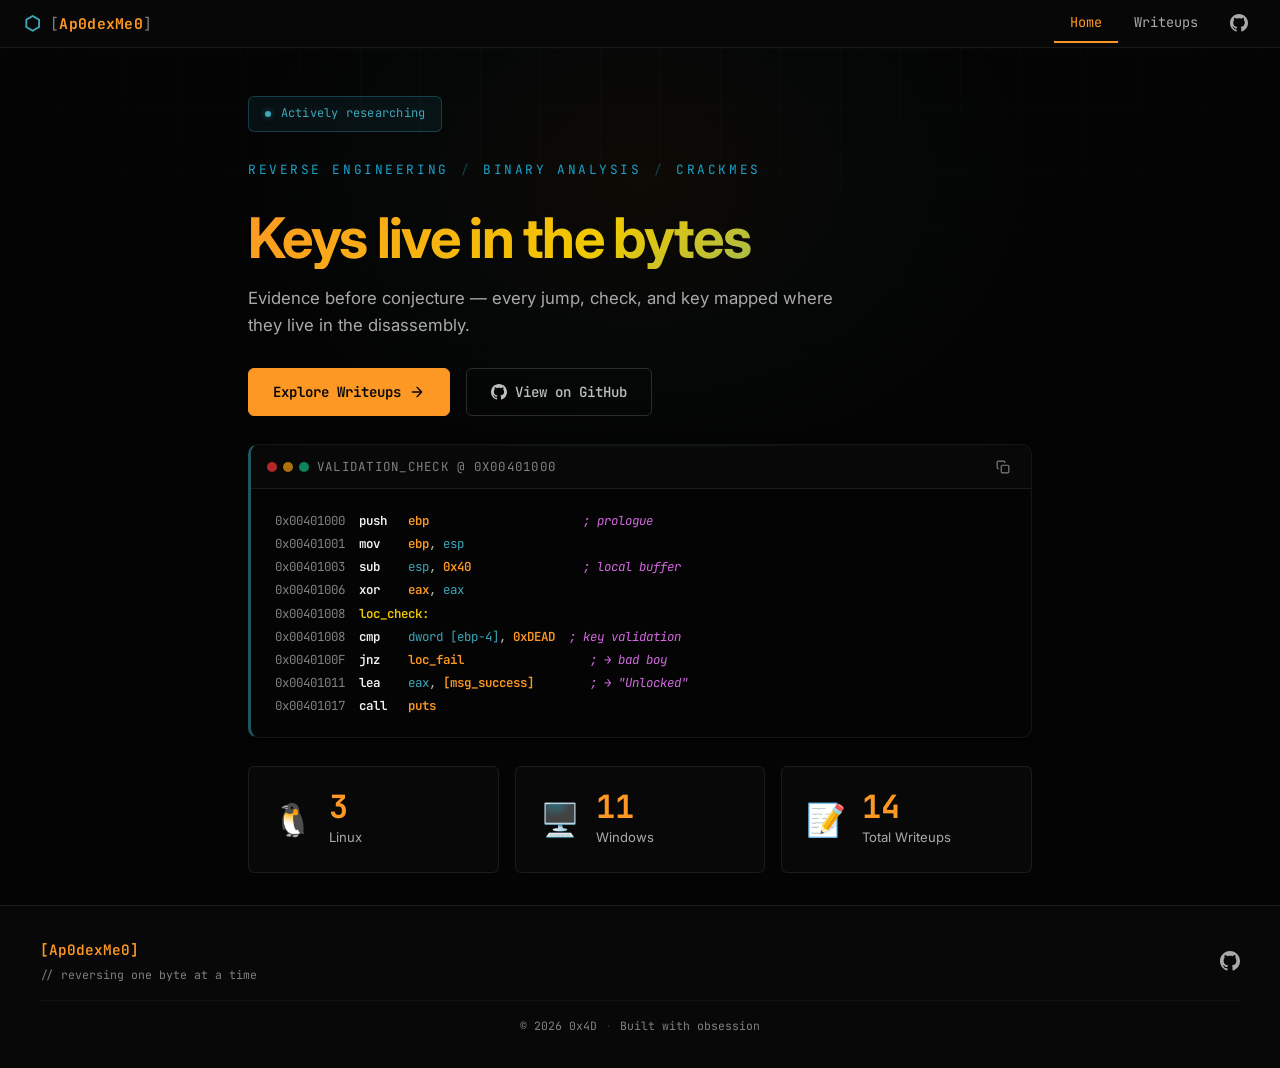
<file: index.html>
<!DOCTYPE html>
<html lang="en">
<head>
    <meta charset="UTF-8">
    <meta name="viewport" content="width=device-width, initial-scale=1.0">
    <meta name="color-scheme" content="dark">
    <meta name="theme-color" content="#040404">
    <meta name="application-name" content="Ap0dexMe0">

    <title>Ap0dexMe0 — RE Writeups</title>
    <meta name="description" content="RE notes: Where pseudocode meets truth, and keys live in the disassembly. Crackmes cracked, binaries unpacked — Ghidra-first, evidence-driven.">
    <meta name="author" content="0x4D">
    <meta name="keywords" content="reverse engineering, writeups, Ghidra, crackme, keygen, malware analysis, binary analysis">

    <meta property="og:type" content="website">
    <meta property="og:site_name" content="Ap0dexMe0">
    <meta property="og:title" content="Ap0dexMe0 — s">
    <meta property="og:description" content="RE notes: Where pseudocode meets truth, and keys live in the disassembly. Crackmes cracked, binaries unpacked — Ghidra-first, evidence-driven.">
    <meta name="twitter:card" content="summary_large_image">
    <meta name="twitter:title" content="Ap0dexMe0 — RE Writeups">
    <meta name="twitter:description" content="RE notes: Where pseudocode meets truth, and keys live in the disassembly. Crackmes cracked, binaries unpacked — Ghidra-first, evidence-driven.">

    <link rel="icon" href="static/svg/logo.svg" type="image/svg+xml">
    <link rel="apple-touch-icon" href="static/svg/logo.svg">
    <link rel="canonical" href="https://ap0dex.cyberbear.io/">

    <link rel="preconnect" href="https://fonts.googleapis.com">
    <link rel="preconnect" href="https://fonts.gstatic.com" crossorigin>
    <link rel="dns-prefetch" href="https://cdnjs.cloudflare.com">
    <link href="https://fonts.googleapis.com/css2?family=Inter:wght@400;500;600;700;800&family=JetBrains+Mono:wght@400;500;600&display=swap" rel="stylesheet">
    <link rel="stylesheet" href="static/css/style.css?v=4">
</head>
<body>

    <!-- ══════════════════════════════════════════════════════════
         NAVBAR
    ══════════════════════════════════════════════════════════ -->
    <nav class="navbar">
        <a href="index.html" class="logo" aria-label="Ap0dexMe0 Home">
            <span class="logo-icon" aria-hidden="true">⬡</span>
            <span class="logo-text"><span class="bracket">[</span>Ap0dexMe0<span class="bracket">]</span></span>
        </a>

        <!-- Desktop Nav -->
        <ul class="nav-links">
            <li><a href="index.html" class="active" aria-current="page">Home</a></li>
            <li><a href="content.html">Writeups</a></li>
            <li><a href="https://github.com/Ap0dexMe0" target="_blank" rel="noopener noreferrer" class="nav-github">
                <svg width="18" height="18" viewBox="0 0 24 24" fill="currentColor" aria-hidden="true"><path d="M12 0c-6.626 0-12 5.373-12 12 0 5.302 3.438 9.8 8.207 11.387.599.111.793-.261.793-.577v-2.234c-3.338.726-4.033-1.416-4.033-1.416-.546-1.387-1.333-1.756-1.333-1.756-1.089-.745.083-.729.083-.729 1.205.084 1.839 1.237 1.839 1.237 1.07 1.834 2.807 1.304 3.492.997.107-.775.418-1.305.762-1.604-2.665-.305-5.467-1.334-5.467-5.931 0-1.311.469-2.381 1.236-3.221-.124-.303-.535-1.524.117-3.176 0 0 1.008-.322 3.301 1.23.957-.266 1.983-.399 3.003-.404 1.02.005 2.047.138 3.006.404 2.291-1.552 3.297-1.23 3.297-1.23.653 1.653.242 2.874.118 3.176.77.84 1.235 1.911 1.235 3.221 0 4.609-2.807 5.624-5.479 5.921.43.372.823 1.102.823 2.222v3.293c0 .319.192.694.801.576 4.765-1.589 8.199-6.086 8.199-11.386 0-6.627-5.373-12-12-12z"/></svg>
                <span class="sr-only">GitHub</span>
            </a></li>
        </ul>

        <!-- Mobile Hamburger -->
        <button class="hamburger" id="menuToggle" aria-label="Toggle navigation menu" aria-expanded="false">
            <span class="hamburger-line"></span>
            <span class="hamburger-line"></span>
            <span class="hamburger-line"></span>
        </button>
    </nav>

    <!-- Mobile Menu Overlay -->
    <div class="mobile-menu" id="mobileMenu" aria-hidden="true">
        <ul class="mobile-menu-links">
            <li><a href="index.html" class="active">Home</a></li>
            <li><a href="content.html">Writeups</a></li>
            <li><a href="https://github.com/Ap0dexMe0" target="_blank" rel="noopener noreferrer">GitHub ↗</a></li>
        </ul>
    </div>

    <!-- ══════════════════════════════════════════════════════════
         HERO SECTION
    ══════════════════════════════════════════════════════════ -->
    <div class="home-shell">
        <main class="home-main">

            <!-- Status Badge -->
            <div class="status-badge">
                <span class="status-dot"></span>
                <span>Actively researching</span>
            </div>

            <!-- Kicker -->
            <p class="home-kicker">
                <span>Reverse Engineering</span>
                <span class="home-kicker-sep" aria-hidden="true">/</span>
                <span>Binary Analysis</span>
                <span class="home-kicker-sep" aria-hidden="true">/</span>
                <span>Crackmes</span>
            </p>

            <!-- Hero Title -->
            <h1 class="home-title">
                <span class="title-gradient">Keys live in the bytes</span>
                <span class="home-title-sub">Evidence before conjecture — every jump, check, and key mapped where they live in the disassembly.</span>
            </h1>

            <!-- CTA Buttons -->
            <div class="home-cta-group">
                <a href="content.html" class="btn-primary">
                    <span>Explore Writeups</span>
                    <svg width="16" height="16" viewBox="0 0 24 24" fill="none" stroke="currentColor" stroke-width="2" stroke-linecap="round" stroke-linejoin="round"><path d="M5 12h14M12 5l7 7-7 7"/></svg>
                </a>
                <a href="https://github.com/Ap0dexMe0" target="_blank" rel="noopener noreferrer" class="btn-secondary">
                    <svg width="16" height="16" viewBox="0 0 24 24" fill="currentColor"><path d="M12 0c-6.626 0-12 5.373-12 12 0 5.302 3.438 9.8 8.207 11.387.599.111.793-.261.793-.577v-2.234c-3.338.726-4.033-1.416-4.033-1.416-.546-1.387-1.333-1.756-1.333-1.756-1.089-.745.083-.729.083-.729 1.205.084 1.839 1.237 1.839 1.237 1.07 1.834 2.807 1.304 3.492.997.107-.775.418-1.305.762-1.604-2.665-.305-5.467-1.334-5.467-5.931 0-1.311.469-2.381 1.236-3.221-.124-.303-.535-1.524.117-3.176 0 0 1.008-.322 3.301 1.23.957-.266 1.983-.399 3.003-.404 1.02.005 2.047.138 3.006.404 2.291-1.552 3.297-1.23 3.297-1.23.653 1.653.242 2.874.118 3.176.77.84 1.235 1.911 1.235 3.221 0 4.609-2.807 5.624-5.479 5.921.43.372.823 1.102.823 2.222v3.293c0 .319.192.694.801.576 4.765-1.589 8.199-6.086 8.199-11.386 0-6.627-5.373-12-12-12z"/></svg>
                    <span>View on GitHub</span>
                </a>
            </div>

            <!-- Disassembly Terminal -->
            <div class="home-terminal re-disasm" aria-label="Disassembly snippet">
                <div class="home-terminal-bar">
                    <div class="terminal-dots">
                        <span class="home-terminal-dot" aria-hidden="true"></span>
                        <span class="home-terminal-dot" aria-hidden="true"></span>
                        <span class="home-terminal-dot" aria-hidden="true"></span>
                    </div>
                    <span class="terminal-title">validation_check @ 0x00401000</span>
                    <button class="terminal-copy-btn" data-copy="terminal-code" aria-label="Copy code">
                        <svg width="14" height="14" viewBox="0 0 24 24" fill="none" stroke="currentColor" stroke-width="2"><rect x="9" y="9" width="13" height="13" rx="2" ry="2"/><path d="M5 15H4a2 2 0 0 1-2-2V4a2 2 0 0 1 2-2h9a2 2 0 0 1 2 2v1"/></svg>
                    </button>
                </div>
                <pre class="home-terminal-body" id="terminal-code"><span class="re-addr">0x00401000</span>  <span class="re-mnem">push</span>   <span class="re-op-hi">ebp</span>                      <span class="re-cmnt">; prologue</span>
<span class="re-addr">0x00401001</span>  <span class="re-mnem">mov</span>    <span class="re-op-hi">ebp</span>, <span class="re-op">esp</span>
<span class="re-addr">0x00401003</span>  <span class="re-mnem">sub</span>    <span class="re-op">esp</span>, <span class="re-op-hi">0x40</span>                <span class="re-cmnt">; local buffer</span>
<span class="re-addr">0x00401006</span>  <span class="re-mnem">xor</span>    <span class="re-op-hi">eax</span>, <span class="re-op">eax</span>
<span class="re-addr">0x00401008</span>  <span class="re-label">loc_check:</span>
<span class="re-addr">0x00401008</span>  <span class="re-mnem">cmp</span>    <span class="re-op">dword [ebp-4]</span>, <span class="re-op-hi">0xDEAD</span>  <span class="re-cmnt">; key validation</span>
<span class="re-addr">0x0040100F</span>  <span class="re-mnem">jnz</span>    <span class="re-op-hi">loc_fail</span>                  <span class="re-cmnt">; → bad boy</span>
<span class="re-addr">0x00401011</span>  <span class="re-mnem">lea</span>    <span class="re-op">eax</span>, <span class="re-op-hi">[msg_success]</span>        <span class="re-cmnt">; → "Unlocked"</span>
<span class="re-addr">0x00401017</span>  <span class="re-mnem">call</span>   <span class="re-op-hi">puts</span></pre>
            </div>

            <!-- Stats Grid -->
            <div class="stats-grid">
                <div class="stat-card">
                    <span class="stat-icon">🐧</span>
                    <div class="stat-content">
                        <span class="stat-number" data-count="linux">3</span>
                        <span class="stat-label">Linux</span>
                    </div>
                </div>
                <div class="stat-card">
                    <span class="stat-icon">🖥️</span>
                    <div class="stat-content">
                        <span class="stat-number" data-count="windows">11</span>
                        <span class="stat-label">Windows</span>
                    </div>
                </div>
                <div class="stat-card">
                    <span class="stat-icon">📝</span>
                    <div class="stat-content">
                        <span class="stat-number" data-count="total">14</span>
                        <span class="stat-label">Total Writeups</span>
                    </div>
                </div>
            </div>

        </main>
    </div>

    <!-- ══════════════════════════════════════════════════════════
         FOOTER
    ══════════════════════════════════════════════════════════ -->
    <footer class="site-footer">
        <div class="footer-content">
            <div class="footer-brand">
                <span class="footer-logo">[Ap0dexMe0]</span>
                <span class="footer-tagline">// reversing one byte at a time</span>
            </div>
            <div class="footer-links">
                <a href="https://github.com/Ap0dexMe0" target="_blank" rel="noopener noreferrer" aria-label="GitHub">
                    <svg width="20" height="20" viewBox="0 0 24 24" fill="currentColor"><path d="M12 0c-6.626 0-12 5.373-12 12 0 5.302 3.438 9.8 8.207 11.387.599.111.793-.261.793-.577v-2.234c-3.338.726-4.033-1.416-4.033-1.416-.546-1.387-1.333-1.756-1.333-1.756-1.089-.745.083-.729.083-.729 1.205.084 1.839 1.237 1.839 1.237 1.07 1.834 2.807 1.304 3.492.997.107-.775.418-1.305.762-1.604-2.665-.305-5.467-1.334-5.467-5.931 0-1.311.469-2.381 1.236-3.221-.124-.303-.535-1.524.117-3.176 0 0 1.008-.322 3.301 1.23.957-.266 1.983-.399 3.003-.404 1.02.005 2.047.138 3.006.404 2.291-1.552 3.297-1.23 3.297-1.23.653 1.653.242 2.874.118 3.176.77.84 1.235 1.911 1.235 3.221 0 4.609-2.807 5.624-5.479 5.921.43.372.823 1.102.823 2.222v3.293c0 .319.192.694.801.576 4.765-1.589 8.199-6.086 8.199-11.386 0-6.627-5.373-12-12-12z"/></svg>
                </a>
            </div>
        </div>
        <div class="footer-bottom">
            <span>&copy; 2026 0x4D</span>
            <span class="footer-sep">·</span>
            <span>Built with obsession</span>
        </div>
    </footer>

    <script>
        // Mobile menu toggle
        const menuToggle = document.getElementById('menuToggle');
        const mobileMenu = document.getElementById('mobileMenu');

        menuToggle?.addEventListener('click', () => {
            const isOpen = menuToggle.getAttribute('aria-expanded') === 'true';
            menuToggle.setAttribute('aria-expanded', !isOpen);
            menuToggle.classList.toggle('is-open');
            mobileMenu.classList.toggle('is-open');
            mobileMenu.setAttribute('aria-hidden', isOpen);
            document.body.classList.toggle('menu-open');
        });

        // Terminal copy button
        document.querySelectorAll('.terminal-copy-btn').forEach(btn => {
            btn.addEventListener('click', () => {
                const targetId = btn.dataset.copy;
                const code = document.getElementById(targetId)?.innerText;
                if (code) {
                    navigator.clipboard.writeText(code).then(() => {
                        btn.classList.add('copied');
                        setTimeout(() => btn.classList.remove('copied'), 1500);
                    });
                }
            });
        });

        // Animate stats on scroll with IntersectionObserver
        const observer = new IntersectionObserver((entries) => {
            entries.forEach(entry => {
                if (entry.isIntersecting) {
                    entry.target.classList.add('in-view');
                    observer.unobserve(entry.target); // Only animate once
                }
            });
        }, { threshold: 0.15 });

        document.querySelectorAll('.stat-card').forEach(card => observer.observe(card));

        // Smooth navbar background on scroll
        const navbar = document.querySelector('.navbar');
        let lastScroll = 0;
        window.addEventListener('scroll', () => {
            const currentScroll = window.scrollY;
            if (currentScroll > 10) {
                navbar.style.borderBottomColor = 'rgba(192, 192, 192, 0.12)';
            } else {
                navbar.style.borderBottomColor = 'rgba(192, 192, 192, 0.1)';
            }
            lastScroll = currentScroll;
        }, { passive: true });
    </script>
</body>
</html>
</file>
<file: static/css/style.css>
/* ═══════════════════════════════════════════════════════════
   Ap0dexMe0 — IDA Pro Nightfall Theme v2
   Unified, polished, responsive
   ═══════════════════════════════════════════════════════════ */

:root {
    /* ── Background ── */
    --bg-primary: #040404;
    --bg-secondary: #080808;
    --bg-tertiary: #0c0c0c;
    --bg-elevated: #1a1a1a;
    --bg-card: rgba(8, 8, 8, 0.92);

    /* ── Borders ── */
    --border: rgba(192, 192, 192, 0.1);
    --border-subtle: rgba(192, 192, 192, 0.05);
    --border-strong: rgba(192, 192, 192, 0.2);
    --border-accent: rgba(253, 152, 36, 0.25);

    /* ── Text ── */
    --text-primary: #bdbfbf;
    --text-secondary: #aaaaaa;
    --text-muted: #808080;
    --text-bright: #ffffff;

    /* ── IDA Syntax ── */
    --ida-instruction: #ffffff;
    --ida-register: #3ba7b9;
    --ida-number: #d25032;
    --ida-string: #00ff00;
    --ida-char: #69d200;
    --ida-comment: #d269df;
    --ida-comment-repeat: #b15cb1;
    --ida-keyword: #f3f3f3;
    --ida-function: #f1c900;
    --ida-libfunc: #00c8c8;
    --ida-local-var: #ff8000;
    --ida-xref-code: #1aa2cb;
    --ida-xref-data: #2dad24;
    --ida-import: #ff5afd;
    --ida-segment: #ffff7f;
    --ida-macro: #df077e;
    --ida-directive: #f1c900;

    /* ── IDA Graph ── */
    --ida-graph-edge-normal: #0043cb;
    --ida-graph-edge-yes: #009100;
    --ida-graph-edge-no: #bc0000;
    --ida-graph-edge-high: #ffcc00;

    /* ── IDA Nav Band ── */
    --ida-nav-function: #1567ff;
    --ida-nav-libfunc: #00aaff;
    --ida-nav-code: #0c2c83;
    --ida-nav-data: #23c13e;

    /* ── Accent Colors ── */
    --accent: #fd9824;
    --accent-glow: rgba(253, 152, 36, 0.25);
    --accent-secondary: #3ba7b9;
    --accent-function: #f1c900;
    --accent-xref: #1aa2cb;
    --accent-string: #00ff00;
    --accent-error: #ff3437;
    --accent-green: #10b981;
    --accent-amber: #f59e0b;
    --accent-red: #ef4444;
    --accent-purple: #8b5cf6;
    --accent-cyan: #06b6d4;

    /* ── Derived ── */
    --highlight-bg: rgba(102, 85, 166, 0.3);
    --highlight-hover: rgba(102, 85, 166, 0.5);
    --code-bg: #080808;
    --terminal-bg: #040404;
    --code-border: rgba(192, 192, 192, 0.08);

    /* ── Typography ── */
    --font-mono: 'JetBrains Mono', ui-monospace, 'SFMono-Regular', Menlo, Monaco, Consolas, 'Liberation Mono', 'Courier New', monospace;
    --font-sans: 'Inter', system-ui, -apple-system, 'Segoe UI', Roboto, 'Helvetica Neue', Arial, sans-serif;

    /* ── Spacing ── */
    --radius: 6px;
    --radius-sm: 3px;
    --radius-lg: 10px;
    --radius-xl: 14px;

    /* ── Shadows ── */
    --shadow-sm: 0 1px 2px rgba(0, 0, 0, 0.6);
    --shadow-card: 0 1px 3px rgba(0, 0, 0, 0.8), 0 4px 16px rgba(0, 0, 0, 0.4);
    --shadow-elevated: 0 4px 12px rgba(0, 0, 0, 0.9), 0 12px 40px rgba(0, 0, 0, 0.5);
    --shadow-glow: 0 0 20px rgba(253, 152, 36, 0.15);

    /* ── Transitions ── */
    --transition: 180ms cubic-bezier(0.4, 0, 0.2, 1);
    --ease-out: cubic-bezier(0.16, 1, 0.3, 1);
    --ease-spring: cubic-bezier(0.34, 1.56, 0.64, 1);
    --duration-fast: 0.15s;
    --duration-normal: 0.25s;
    --duration-enter: 0.5s;
}

/* ═══════════════════════════════════════════════════════════
   RESETS & BASE
   ═══════════════════════════════════════════════════════════ */

*, *::before, *::after {
    margin: 0;
    padding: 0;
    box-sizing: border-box;
}

html {
    scroll-behavior: smooth;
    scrollbar-width: thin;
    scrollbar-color: rgba(192, 192, 192, 0.2) var(--bg-primary);
}

body {
    font-family: var(--font-sans);
    line-height: 1.6;
    background: var(--bg-primary);
    color: var(--text-primary);
    -webkit-font-smoothing: antialiased;
    -moz-osx-font-smoothing: grayscale;
    min-height: 100vh;
    display: flex;
    flex-direction: column;
}

/* ── Scrollbar ── */
::-webkit-scrollbar { width: 6px; height: 6px; }
::-webkit-scrollbar-track { background: var(--bg-primary); }
::-webkit-scrollbar-thumb { background: rgba(192, 192, 192, 0.18); border-radius: 3px; }
::-webkit-scrollbar-thumb:hover { background: rgba(192, 192, 192, 0.3); }

/* ── Selection ── */
::selection { background: rgba(253, 152, 36, 0.3); color: var(--text-bright); }

/* ── Focus ── */
:focus-visible {
    outline: 2px solid var(--accent);
    outline-offset: 2px;
}

/* ═══════════════════════════════════════════════════════════
   KEYFRAMES
   ═══════════════════════════════════════════════════════════ */

@keyframes anim-content-enter {
    from { opacity: 0; transform: translateY(14px); }
    to   { opacity: 1; transform: translateY(0); }
}

@keyframes anim-md-block {
    from { opacity: 0; transform: translateY(10px); }
    to   { opacity: 1; transform: translateY(0); }
}

@keyframes anim-sidebar-item {
    from { opacity: 0; transform: translateX(-8px); }
    to   { opacity: 1; transform: translateX(0); }
}

@keyframes anim-fade-in {
    from { opacity: 0; }
    to   { opacity: 1; }
}

@keyframes home-enter {
    from { opacity: 0; transform: translateY(16px); }
    to   { opacity: 1; transform: translateY(0); }
}

@keyframes slideUp {
    from { opacity: 0; transform: translateY(20px); }
    to   { opacity: 1; transform: translateY(0); }
}

@keyframes pulse {
    0%, 100% { opacity: 1; }
    50% { opacity: 0.4; }
}

@keyframes blink {
    0%, 49% { opacity: 1; }
    50%, 100% { opacity: 0; }
}

@keyframes glow-pulse {
    0%, 100% { box-shadow: 0 0 8px var(--accent-glow); }
    50%      { box-shadow: 0 0 20px var(--accent-glow); }
}

@keyframes scanline {
    0%   { transform: translateY(-100%); }
    100% { transform: translateY(100vh); }
}

@keyframes float {
    0%, 100% { transform: translateY(0); }
    50%      { transform: translateY(-6px); }
}

@keyframes typing {
    from { width: 0; }
    to   { width: 100%; }
}

@keyframes progress-fill {
    from { width: 0; }
}

/* Content mount animation */
#mainContent.content-mounted > * {
    animation: anim-content-enter var(--duration-enter) var(--ease-out) backwards;
}
#mainContent.content-mounted > *:nth-child(1) { animation-delay: 0.04s; }
#mainContent.content-mounted > *:nth-child(2) { animation-delay: 0.1s; }
#mainContent.content-mounted > *:nth-child(3) { animation-delay: 0.16s; }
#mainContent.content-mounted > *:nth-child(4) { animation-delay: 0.22s; }
#mainContent.content-mounted > *:nth-child(5) { animation-delay: 0.28s; }

/* Markdown stagger */
.markdown-body.markdown-stagger-active > * {
    animation: anim-md-block 0.42s var(--ease-out) backwards;
}
.markdown-body.markdown-stagger-active > *:nth-child(1)  { animation-delay: 0.02s; }
.markdown-body.markdown-stagger-active > *:nth-child(2)  { animation-delay: 0.05s; }
.markdown-body.markdown-stagger-active > *:nth-child(3)  { animation-delay: 0.08s; }
.markdown-body.markdown-stagger-active > *:nth-child(4)  { animation-delay: 0.11s; }
.markdown-body.markdown-stagger-active > *:nth-child(5)  { animation-delay: 0.14s; }
.markdown-body.markdown-stagger-active > *:nth-child(6)  { animation-delay: 0.17s; }
.markdown-body.markdown-stagger-active > *:nth-child(7)  { animation-delay: 0.2s; }
.markdown-body.markdown-stagger-active > *:nth-child(8)  { animation-delay: 0.23s; }
.markdown-body.markdown-stagger-active > *:nth-child(9)  { animation-delay: 0.26s; }
.markdown-body.markdown-stagger-active > *:nth-child(10) { animation-delay: 0.29s; }
.markdown-body.markdown-stagger-active > *:nth-child(n+11) { animation-delay: 0.32s; }

/* Sidebar animation */
.toc-accordion-root.rendered > .toc-accordion-item {
    animation: anim-sidebar-item 0.45s var(--ease-out) backwards;
}
.toc-accordion-root.rendered > .toc-accordion-item:nth-child(1) { animation-delay: 0.06s; }
.toc-accordion-root.rendered > .toc-accordion-item:nth-child(2) { animation-delay: 0.14s; }

/* Reduced motion */
@media (prefers-reduced-motion: reduce) {
    *, *::before, *::after {
        animation-duration: 0.01ms !important;
        animation-iteration-count: 1 !important;
        transition-duration: 0.01ms !important;
    }
    html { scroll-behavior: auto; }
}

/* ═══════════════════════════════════════════════════════════
   NAVBAR
   ═══════════════════════════════════════════════════════════ */

.navbar {
    position: sticky;
    top: 0;
    z-index: 100;
    height: 48px;
    display: flex;
    align-items: center;
    justify-content: space-between;
    padding: 0 1.5rem;
    background: rgba(8, 8, 8, 0.88);
    border-bottom: 1px solid var(--border);
    backdrop-filter: blur(20px) saturate(1.2);
    -webkit-backdrop-filter: blur(20px) saturate(1.2);
    font-family: var(--font-mono);
    font-size: 0.85rem;
}

.logo {
    display: flex;
    align-items: center;
    gap: 0.55rem;
    font-size: 0.92rem;
    font-weight: 700;
    color: var(--accent);
    text-decoration: none;
    letter-spacing: 0.02em;
    transition: all var(--transition);
}

.logo:hover {
    color: var(--accent-function);
    transform: translateY(-1px);
}

.logo-icon {
    font-size: 1.2rem;
    color: var(--accent-secondary);
}

.bracket {
    color: var(--text-muted);
    font-weight: 400;
}

/* Nav links */
.nav-links {
    display: flex;
    gap: 0;
    list-style: none;
    align-items: center;
}

.nav-links li a {
    display: flex;
    align-items: center;
    gap: 0.4rem;
    padding: 0.5rem 1rem;
    font-family: var(--font-mono);
    font-size: 0.85rem;
    color: var(--text-secondary);
    text-decoration: none;
    transition: all var(--transition);
    border-bottom: 2px solid transparent;
    position: relative;
}

.nav-links li a:hover {
    color: var(--text-bright);
    background: rgba(255, 255, 255, 0.03);
}

.nav-links li a.active {
    color: var(--accent);
    border-bottom-color: var(--accent);
}

.nav-github {
    margin-left: 0.5rem;
    padding: 0.5rem !important;
}

.nav-github:hover {
    color: var(--accent-secondary) !important;
}

/* ── Mobile Hamburger ── */
.hamburger {
    display: none;
    flex-direction: column;
    gap: 5px;
    background: none;
    border: none;
    cursor: pointer;
    padding: 0.5rem;
    z-index: 110;
}

.hamburger-line {
    width: 22px;
    height: 2px;
    background: var(--text-secondary);
    border-radius: 2px;
    transition: all 0.3s var(--ease-out);
}

.hamburger.is-open .hamburger-line:nth-child(1) {
    transform: rotate(45deg) translate(5px, 5px);
}

.hamburger.is-open .hamburger-line:nth-child(2) {
    opacity: 0;
}

.hamburger.is-open .hamburger-line:nth-child(3) {
    transform: rotate(-45deg) translate(5px, -5px);
}

/* ── Mobile Menu ── */
.mobile-menu {
    position: fixed;
    top: 48px;
    left: 0;
    right: 0;
    bottom: 0;
    background: rgba(4, 4, 4, 0.96);
    backdrop-filter: blur(24px);
    -webkit-backdrop-filter: blur(24px);
    transform: translateX(100%);
    opacity: 0;
    transition: all 0.35s var(--ease-out);
    z-index: 99;
    display: flex;
    flex-direction: column;
}

.mobile-menu.is-open {
    transform: translateX(0);
    opacity: 1;
}

.mobile-menu-links {
    list-style: none;
    padding: 2rem 1.5rem;
    display: flex;
    flex-direction: column;
    gap: 0.25rem;
}

.mobile-menu-links li a {
    display: flex;
    align-items: center;
    gap: 0.75rem;
    padding: 1rem 1.25rem;
    font-family: var(--font-mono);
    font-size: 1rem;
    color: var(--text-secondary);
    text-decoration: none;
    border-left: 3px solid transparent;
    border-radius: 0 var(--radius-sm) var(--radius-sm) 0;
    transition: all var(--transition);
}

.mobile-menu-links li a:hover,
.mobile-menu-links li a.active {
    color: var(--accent);
    background: rgba(253, 152, 36, 0.06);
    border-left-color: var(--accent);
}

body.menu-open {
    overflow: hidden;
}

@media (max-width: 768px) {
    .nav-links { display: none; }
    .hamburger { display: flex; }
}

/* ═══════════════════════════════════════════════════════════
   READING PROGRESS BAR
   ═══════════════════════════════════════════════════════════ */

.reading-progress {
    position: fixed;
    top: 48px;
    left: 0;
    width: 0%;
    height: 2px;
    background: linear-gradient(90deg, var(--accent), var(--accent-function));
    z-index: 99;
    transition: width 80ms linear;
    box-shadow: 0 0 8px var(--accent-glow);
}

/* ═══════════════════════════════════════════════════════════
   HOMEPAGE (index.html)
   ═══════════════════════════════════════════════════════════ */

.home-shell {
    position: relative;
    flex: 1;
    overflow-x: hidden;
}

/* Grid background */
.home-shell::before {
    content: "";
    position: absolute;
    inset: 0;
    background-image:
        linear-gradient(rgba(192, 192, 192, 0.025) 1px, transparent 1px),
        linear-gradient(90deg, rgba(192, 192, 192, 0.025) 1px, transparent 1px);
    background-size: 60px 60px;
    mask-image: radial-gradient(ellipse 90% 70% at 50% -10%, #000 30%, transparent 70%);
    -webkit-mask-image: radial-gradient(ellipse 90% 70% at 50% -10%, #000 30%, transparent 70%);
    pointer-events: none;
}

/* Ambient glow behind hero */
.home-shell::after {
    content: "";
    position: absolute;
    top: -20%;
    left: 50%;
    transform: translateX(-50%);
    width: 800px;
    height: 600px;
    background: radial-gradient(ellipse at center,
        rgba(253, 152, 36, 0.04) 0%,
        rgba(59, 167, 185, 0.02) 40%,
        transparent 70%);
    pointer-events: none;
    z-index: 0;
}

.home-main {
    position: relative;
    z-index: 1;
    max-width: 52rem;
    margin: 0 auto;
    padding: 3rem 1.5rem 2rem;
    display: flex;
    flex-direction: column;
    gap: 1.75rem;
    animation: home-enter 0.6s var(--ease-out) both;
}

/* ── Status Badge ── */
.status-badge {
    display: inline-flex;
    align-items: center;
    gap: 0.6rem;
    padding: 0.45rem 1rem;
    background: rgba(59, 167, 185, 0.08);
    border: 1px solid rgba(59, 167, 185, 0.3);
    border-radius: var(--radius);
    font-family: var(--font-mono);
    font-size: 0.75rem;
    color: var(--accent-secondary);
    width: fit-content;
    letter-spacing: 0.02em;
}

.status-dot {
    width: 6px;
    height: 6px;
    background: var(--accent-secondary);
    border-radius: 50%;
    animation: pulse 2s infinite;
    box-shadow: 0 0 6px rgba(59, 167, 185, 0.5);
}

/* ── Kicker ── */
.home-kicker {
    font-family: var(--font-mono);
    font-size: 0.8rem;
    letter-spacing: 0.2em;
    text-transform: uppercase;
    color: var(--text-muted);
    display: flex;
    gap: 0.75rem;
    flex-wrap: wrap;
    align-items: center;
}

.home-kicker span {
    color: var(--ida-xref-code);
}

.home-kicker-sep {
    color: var(--text-muted);
    opacity: 0.4;
}

/* ── Hero Title ── */
.home-title {
    display: flex;
    flex-direction: column;
    gap: 1rem;
}

.title-gradient {
    font-size: clamp(2.2rem, 5.5vw, 3.5rem);
    font-weight: 700;
    line-height: 1.08;
    letter-spacing: -0.03em;
    background: linear-gradient(135deg,
        var(--accent) 0%,
        var(--accent-function) 45%,
        var(--accent-secondary) 100%);
    -webkit-background-clip: text;
    -webkit-text-fill-color: transparent;
    background-clip: text;
}

.home-title-sub {
    font-size: 1.05rem;
    font-weight: 400;
    color: var(--text-secondary);
    line-height: 1.65;
    max-width: 600px;
}

/* ── CTA Buttons ── */
.home-cta-group {
    display: flex;
    gap: 1rem;
    flex-wrap: wrap;
}

.btn-primary,
.btn-secondary {
    display: inline-flex;
    align-items: center;
    gap: 0.5rem;
    padding: 0.75rem 1.5rem;
    font-family: var(--font-mono);
    font-size: 0.88rem;
    font-weight: 500;
    text-decoration: none;
    border-radius: var(--radius);
    transition: all var(--transition);
    border: 1px solid transparent;
    cursor: pointer;
}

.btn-primary {
    background: var(--accent);
    color: var(--bg-primary);
    border-color: var(--accent);
    font-weight: 600;
}

.btn-primary:hover {
    background: var(--accent-function);
    border-color: var(--accent-function);
    transform: translateY(-2px);
    box-shadow: 0 6px 24px rgba(253, 152, 36, 0.3);
}

.btn-secondary {
    background: transparent;
    color: var(--text-primary);
    border-color: var(--border-strong);
}

.btn-secondary:hover {
    background: rgba(255, 255, 255, 0.05);
    border-color: var(--accent-secondary);
    color: var(--accent-secondary);
    transform: translateY(-2px);
}

/* ═══════════════════════════════════════════════════════════
   DISASSEMBLY TERMINAL
   ═══════════════════════════════════════════════════════════ */

.home-terminal {
    background: var(--terminal-bg);
    border: 1px solid var(--border);
    border-radius: var(--radius-lg);
    overflow: hidden;
    box-shadow: var(--shadow-card);
    position: relative;
}

/* Scanline effect */
.home-terminal::after {
    content: "";
    position: absolute;
    top: 0;
    left: 0;
    right: 0;
    height: 2px;
    background: linear-gradient(90deg, transparent, rgba(59, 167, 185, 0.06), transparent);
    animation: scanline 4s linear infinite;
    pointer-events: none;
    z-index: 1;
}

.home-terminal.re-disasm {
    border-left: 3px solid rgba(59, 167, 185, 0.5);
}

.home-terminal-bar {
    display: flex;
    align-items: center;
    gap: 0.5rem;
    padding: 0.6rem 1rem;
    background: var(--bg-secondary);
    border-bottom: 1px solid var(--border);
    font-family: var(--font-mono);
}

.terminal-dots {
    display: flex;
    gap: 6px;
}

.home-terminal-dot {
    width: 10px;
    height: 10px;
    border-radius: 50%;
}

.home-terminal-dot:nth-child(1) { background: rgba(255, 52, 55, 0.7); }
.home-terminal-dot:nth-child(2) { background: rgba(245, 158, 11, 0.7); }
.home-terminal-dot:nth-child(3) { background: rgba(16, 185, 129, 0.7); }

.terminal-title {
    flex: 1;
    font-size: 0.78rem;
    letter-spacing: 0.1em;
    text-transform: uppercase;
    color: var(--text-muted);
}

.terminal-copy-btn {
    background: transparent;
    border: none;
    color: var(--text-muted);
    cursor: pointer;
    padding: 0.3rem;
    display: flex;
    align-items: center;
    transition: color var(--transition);
    border-radius: var(--radius-sm);
}

.terminal-copy-btn:hover {
    color: var(--accent-secondary);
}

.terminal-copy-btn.copied {
    color: var(--accent-green);
}

.home-terminal-body {
    padding: 1.25rem 1.5rem;
    font-family: var(--font-mono);
    font-size: 0.82rem;
    line-height: 1.85;
    color: var(--text-primary);
    overflow-x: auto;
    white-space: pre-wrap;
    word-break: break-word;
}

.re-disasm .home-terminal-body {
    font-size: 0.78rem;
}

/* IDA syntax */
.re-addr {
    color: var(--text-muted);
    user-select: none;
}

.re-mnem {
    color: var(--ida-keyword);
    font-weight: 600;
}

.re-op {
    color: var(--ida-register);
}

.re-op-hi {
    color: var(--accent);
    font-weight: 600;
}

.re-cmnt {
    color: var(--ida-comment);
    font-style: italic;
}

.re-label {
    color: var(--accent-function);
    font-weight: 600;
}

/* ═══════════════════════════════════════════════════════════
   STATS GRID
   ═══════════════════════════════════════════════════════════ */

.stats-grid {
    display: grid;
    grid-template-columns: repeat(3, 1fr);
    gap: 1rem;
}

.stat-card {
    display: flex;
    align-items: center;
    gap: 1rem;
    padding: 1.5rem;
    background: var(--bg-secondary);
    border: 1px solid var(--border);
    border-radius: var(--radius);
    transition: all 0.3s var(--ease-out);
    opacity: 0;
    transform: translateY(20px);
    cursor: default;
}

.stat-card.in-view {
    opacity: 1;
    transform: translateY(0);
    animation: slideUp 0.4s var(--ease-out) forwards;
}

.stat-card:nth-child(1).in-view { animation-delay: 0s; }
.stat-card:nth-child(2).in-view { animation-delay: 0.08s; }
.stat-card:nth-child(3).in-view { animation-delay: 0.16s; }

.stat-card:hover {
    border-color: var(--accent);
    transform: translateY(-4px);
    box-shadow: var(--shadow-elevated), var(--shadow-glow);
}

.stat-icon {
    font-size: 2rem;
    flex-shrink: 0;
}

.stat-content {
    display: flex;
    flex-direction: column;
}

.stat-number {
    font-family: var(--font-mono);
    font-size: 2rem;
    font-weight: 700;
    color: var(--accent);
    line-height: 1;
}

.stat-label {
    font-size: 0.82rem;
    color: var(--text-secondary);
    margin-top: 0.25rem;
}

/* ═══════════════════════════════════════════════════════════
   FOOTER
   ═══════════════════════════════════════════════════════════ */

.site-footer {
    margin-top: auto;
    padding: 2rem 1.5rem;
    background: var(--bg-secondary);
    border-top: 1px solid var(--border);
}

.footer-content {
    max-width: 1200px;
    margin: 0 auto;
    display: flex;
    justify-content: space-between;
    align-items: center;
    gap: 1rem;
    flex-wrap: wrap;
}

.footer-brand {
    display: flex;
    flex-direction: column;
    gap: 0.3rem;
}

.footer-logo {
    font-family: var(--font-mono);
    font-size: 0.9rem;
    font-weight: 600;
    color: var(--accent);
}

.footer-tagline {
    font-family: var(--font-mono);
    font-size: 0.72rem;
    color: var(--text-muted);
}

.footer-links {
    display: flex;
    gap: 1rem;
}

.footer-links a {
    color: var(--text-secondary);
    transition: color var(--transition);
    display: flex;
    align-items: center;
}

.footer-links a:hover {
    color: var(--accent-secondary);
}

.footer-bottom {
    max-width: 1200px;
    margin: 1rem auto 0;
    padding-top: 1rem;
    border-top: 1px solid var(--border-subtle);
    text-align: center;
    font-family: var(--font-mono);
    font-size: 0.72rem;
    color: var(--text-muted);
    display: flex;
    justify-content: center;
    gap: 0.5rem;
    flex-wrap: wrap;
}

.footer-sep {
    color: var(--border-strong);
}

/* Content page footer */
.home-footer {
    margin-top: auto;
    padding: 1.5rem;
    background: var(--bg-secondary);
    border-top: 1px solid var(--border);
    text-align: center;
    font-family: var(--font-mono);
    font-size: 0.78rem;
    color: var(--text-muted);
    line-height: 1.7;
}

/* ═══════════════════════════════════════════════════════════
   CONTENT PAGE (content.html)
   ═══════════════════════════════════════════════════════════ */

.page-shell {
    position: relative;
    width: 100%;
    min-height: calc(100vh - 48px);
    flex: 1;
}

/* Grid background */
.page-shell::before {
    content: "";
    position: absolute;
    inset: 0;
    background-image:
        linear-gradient(rgba(192, 192, 192, 0.02) 1px, transparent 1px),
        linear-gradient(90deg, rgba(192, 192, 192, 0.02) 1px, transparent 1px);
    background-size: 60px 60px;
    -webkit-mask-image:
        radial-gradient(ellipse 85% 65% at 50% 0%, #000 35%, transparent 72%),
        radial-gradient(ellipse 85% 65% at 50% 100%, #000 35%, transparent 72%);
    mask-image:
        radial-gradient(ellipse 85% 65% at 50% 0%, #000 35%, transparent 72%),
        radial-gradient(ellipse 85% 65% at 50% 100%, #000 35%, transparent 72%);
    mask-composite: add;
    -webkit-mask-composite: source-over;
    pointer-events: none;
}

.layout {
    display: flex;
    max-width: 1400px;
    margin: 0 auto;
    gap: 2rem;
    padding: 1.5rem 1.5rem 2rem;
}

/* ── Sidebar ── */
.sidebar {
    width: 280px;
    flex-shrink: 0;
    position: sticky;
    top: 64px;
    max-height: calc(100vh - 80px);
    overflow-y: auto;
    padding: 0;
    background: var(--bg-secondary);
    border: 1px solid var(--border);
    border-radius: var(--radius-lg);
    font-family: var(--font-mono);
    font-size: 0.82rem;
    overflow: hidden;
}

.toc-sidebar-head {
    padding: 1rem 1.15rem;
    border-bottom: 1px solid var(--border);
    background: var(--bg-tertiary);
    display: flex;
    align-items: center;
    justify-content: space-between;
}

.toc-title {
    font-family: var(--font-mono);
    font-size: 0.78rem;
    font-weight: 600;
    color: var(--accent);
    text-transform: uppercase;
    letter-spacing: 0.08em;
}

/* ── Search ── */
.sidebar-search {
    padding: 0.75rem 1rem;
    border-bottom: 1px solid var(--border-subtle);
}

.sidebar-search-input {
    width: 100%;
    padding: 0.5rem 0.75rem;
    background: var(--bg-primary);
    border: 1px solid var(--border);
    border-radius: var(--radius-sm);
    color: var(--text-primary);
    font-family: var(--font-mono);
    font-size: 0.78rem;
    outline: none;
    transition: all var(--transition);
}

.sidebar-search-input::placeholder {
    color: var(--text-muted);
}

.sidebar-search-input:focus {
    border-color: var(--accent-secondary);
    box-shadow: 0 0 0 2px rgba(59, 167, 185, 0.15);
}

/* ── Accordion ── */
.toc-accordion-root {
    list-style: none;
    margin: 0;
    padding: 0.5rem 0;
    display: flex;
    flex-direction: column;
    gap: 0;
}

.toc-accordion-item {
    overflow: hidden;
}

.toc-accordion-trigger {
    width: 100%;
    display: flex;
    align-items: center;
    gap: 0.55rem;
    padding: 0.6rem 1.15rem;
    background: transparent;
    border: none;
    color: var(--text-secondary);
    font-family: var(--font-mono);
    font-size: 0.82rem;
    font-weight: 500;
    cursor: pointer;
    text-align: left;
    transition: all var(--transition);
}

.toc-accordion-trigger:hover {
    background: rgba(255, 255, 255, 0.03);
    color: var(--text-primary);
}

.toc-accordion-trigger:focus-visible {
    outline: 2px solid rgba(255, 255, 255, 0.15);
    outline-offset: -2px;
}

.toc-accordion-item.is-open .toc-accordion-trigger {
    color: var(--accent);
    background: rgba(253, 152, 36, 0.04);
}

.toc-trigger-icon {
    width: 1.8rem;
    height: 1.8rem;
    border-radius: var(--radius-sm);
    display: flex;
    align-items: center;
    justify-content: center;
    flex-shrink: 0;
    font-size: 1rem;
}

.toc-trigger-icon-linux::before { content: '\1F427'; }
.toc-trigger-icon-windows::before { content: '\1F5A5'; }

.toc-trigger-label {
    flex: 1;
    letter-spacing: 0.02em;
}

.toc-trigger-count {
    font-size: 0.7rem;
    font-weight: 600;
    color: var(--text-muted);
    padding: 0.1rem 0.5rem;
    border-radius: 999px;
    min-width: 1.5rem;
    text-align: center;
}

.toc-accordion-item.is-open .toc-trigger-count {
    color: var(--accent);
    background: rgba(253, 152, 36, 0.1);
}

.toc-chevron {
    width: 16px;
    height: 16px;
    display: inline-flex;
    align-items: center;
    justify-content: center;
    transition: transform 0.3s var(--ease-spring);
}

.toc-chevron::before {
    content: '\203A';
    font-size: 1rem;
    font-weight: 600;
    color: var(--text-muted);
}

.toc-accordion-item.is-open .toc-chevron {
    transform: rotate(90deg);
}

.toc-accordion-item.is-open .toc-chevron::before {
    color: var(--accent);
}

/* Accordion panel - smooth height animation */
.toc-accordion-panel {
    display: grid;
    grid-template-rows: 0fr;
    transition: grid-template-rows 0.35s cubic-bezier(0.4, 0, 0.2, 1);
}

.toc-accordion-item.is-open .toc-accordion-panel {
    grid-template-rows: 1fr;
}

.toc-accordion-panel-inner {
    min-height: 0;
    overflow: hidden;
}

.toc-accordion-links {
    list-style: none;
    margin: 0;
    padding: 0.35rem 0.75rem 0.65rem;
    display: flex;
    flex-direction: column;
    gap: 0.15rem;
}

.toc-accordion-links li a {
    display: block;
    color: var(--text-secondary);
    text-decoration: none;
    padding: 0.4rem 0.75rem;
    border-radius: var(--radius-sm);
    border-left: 2px solid transparent;
    font-size: 0.76rem;
    line-height: 1.4;
    transition: all var(--transition);
}

.toc-accordion-links li a:hover,
.toc-accordion-links li a.toc-active {
    color: var(--accent);
    background: rgba(253, 152, 36, 0.06);
    border-left-color: var(--accent);
}

.toc-accordion-links li a.toc-active {
    font-weight: 600;
}

.toc-empty {
    list-style: none;
    padding: 0.5rem 0.75rem;
}

.toc-empty-label {
    font-size: 0.7rem;
    color: var(--text-muted);
    font-style: italic;
}

.toc-manifest-error {
    padding: 0.75rem;
    font-size: 0.75rem;
    color: var(--accent-amber);
    text-align: center;
}

/* Search match highlight */
.search-match {
    background: rgba(253, 152, 36, 0.15);
    border-radius: 2px;
}

.search-hidden {
    display: none;
}

/* ── Main Content ── */
.main-content {
    flex: 1;
    min-width: 0;
    max-width: 900px;
}

/* ── Writeup Header ── */
.writeup-header {
    margin-bottom: 2rem;
    padding-bottom: 1.5rem;
    border-bottom: 1px solid var(--border);
}

.writeup-header .target-icon {
    display: inline-flex;
    align-items: center;
    gap: 0.5rem;
    background: var(--bg-secondary);
    border: 1px solid var(--border);
    padding: 0.3rem 0.8rem;
    border-radius: 20px;
    font-family: var(--font-mono);
    font-size: 0.72rem;
    color: var(--text-secondary);
    margin-bottom: 1rem;
    transition: all var(--transition);
}

.writeup-header .target-icon:hover {
    border-color: var(--accent);
    transform: translateY(-2px);
    box-shadow: 0 4px 16px rgba(0, 0, 0, 0.3);
}

.writeup-header .target-icon .arch-badge {
    background: var(--accent);
    color: var(--bg-primary);
    padding: 0.15rem 0.5rem;
    border-radius: 3px;
    font-weight: 600;
    font-size: 0.65rem;
}

.writeup-header h1 {
    font-size: 2rem;
    font-weight: 700;
    letter-spacing: -0.02em;
    line-height: 1.2;
    margin-bottom: 0.6rem;
    color: var(--text-bright);
}

.writeup-header h1 .highlight {
    color: var(--accent);
}

.writeup-meta {
    display: flex;
    flex-wrap: wrap;
    gap: 1.2rem;
    font-family: var(--font-mono);
    font-size: 0.73rem;
    color: var(--text-muted);
}

.writeup-meta span {
    display: flex;
    align-items: center;
    gap: 0.35rem;
}

.tag-list {
    display: flex;
    flex-wrap: wrap;
    gap: 0.45rem;
    margin-top: 1rem;
}

.tag {
    font-family: var(--font-mono);
    font-size: 0.68rem;
    padding: 0.25rem 0.6rem;
    border-radius: 4px;
    background: var(--bg-secondary);
    border: 1px solid var(--border);
    color: var(--text-secondary);
    cursor: default;
    transition: all var(--transition);
}

.tag:hover {
    color: var(--accent);
    border-color: var(--accent);
    box-shadow: 0 0 12px var(--accent-glow);
}

/* ── Section Cards ── */
.section {
    margin-bottom: 2rem;
    background: var(--bg-card);
    border: 1px solid var(--border);
    border-radius: var(--radius-lg);
    overflow: hidden;
    box-shadow: var(--shadow-sm);
    transition: all 0.3s var(--ease-out);
}

.section:hover {
    border-color: rgba(192, 192, 192, 0.15);
    box-shadow: var(--shadow-card);
}

.section-header {
    display: flex;
    align-items: center;
    gap: 0.6rem;
    padding: 1rem 1.4rem;
    background: var(--bg-tertiary);
    border-bottom: 1px solid var(--border);
    font-family: var(--font-mono);
    font-size: 0.78rem;
    font-weight: 600;
    color: var(--text-primary);
    letter-spacing: 0.03em;
}

.section-header .section-icon {
    width: 22px;
    height: 22px;
    border-radius: 4px;
    display: flex;
    align-items: center;
    justify-content: center;
    font-size: 0.7rem;
    font-weight: 700;
    flex-shrink: 0;
}

.section-icon.exploit {
    background: rgba(255, 52, 55, 0.2);
    color: var(--accent-red);
}

.section-body {
    padding: 1.5rem 1.6rem;
}

.section-body h3 {
    font-size: 1.05rem;
    font-weight: 700;
    color: var(--text-bright);
    margin: 1.2rem 0 0.5rem;
}

.section-body h3:first-child { margin-top: 0; }

.section-body p {
    color: var(--text-secondary);
    margin-bottom: 0.9rem;
    font-size: 0.92rem;
    line-height: 1.75;
}

.section-body strong {
    color: var(--text-primary);
    font-weight: 600;
}

.section-body > pre {
    padding: 1rem;
    overflow-x: auto;
    border: 1px solid var(--border);
    border-radius: var(--radius);
    background: var(--bg-primary);
    color: var(--text-primary);
    font-family: var(--font-mono);
    font-size: 0.78rem;
    transition: all 0.3s var(--ease-out);
}

.section-body > pre:hover {
    border-color: rgba(192, 192, 192, 0.15);
    box-shadow: var(--shadow-card);
}

/* ── Code Block ── */
.code-block-wrapper {
    position: relative;
    margin: 1.2rem 0;
    border-radius: var(--radius);
    overflow: hidden;
    border: 1px solid var(--border);
    background: var(--bg-primary);
    transition: all 0.3s var(--ease-out);
}

.code-block-wrapper:hover {
    border-color: rgba(192, 192, 192, 0.15);
    box-shadow: var(--shadow-card);
}

.code-block-wrapper .code-label {
    display: flex;
    align-items: center;
    justify-content: space-between;
    padding: 0.5rem 1rem;
    background: var(--bg-tertiary);
    border-bottom: 1px solid var(--border);
    font-family: var(--font-mono);
    font-size: 0.7rem;
    color: var(--text-muted);
}

.code-block-wrapper .code-label .lang-tag {
    color: var(--accent-cyan);
    font-weight: 600;
}

.copy-btn {
    background: transparent;
    border: 1px solid var(--border);
    color: var(--text-muted);
    padding: 0.25rem 0.6rem;
    border-radius: var(--radius-sm);
    cursor: pointer;
    font-family: var(--font-mono);
    font-size: 0.65rem;
    transition: all var(--transition);
}

.copy-btn:hover {
    color: var(--accent);
    border-color: var(--accent);
}

.copy-btn:active {
    transform: scale(0.96);
}

.copy-btn.copied {
    color: var(--accent-green);
    background: rgba(16, 185, 129, 0.1);
    border-color: rgba(16, 185, 129, 0.3);
}

.code-block-wrapper pre {
    margin: 0;
    padding: 1rem 1.2rem;
    overflow-x: auto;
    font-family: var(--font-mono);
    font-size: 0.78rem;
    line-height: 1.65;
    color: #c9d1d9;
    tab-size: 4;
    white-space: pre;
    word-wrap: normal;
}

.code-block-wrapper pre code {
    display: block;
    padding: 0;
    background: transparent;
    color: inherit;
    font-family: inherit;
    font-size: inherit;
}

.code-block-wrapper .hljs {
    background: transparent;
}

/* ── Info / Warning Boxes ── */
.callout {
    margin: 1rem 0;
    padding: 0.9rem 1.2rem;
    border-radius: var(--radius);
    font-size: 0.84rem;
    border-left: 3px solid;
    line-height: 1.6;
    background: var(--bg-secondary);
    border-top: 1px solid var(--border);
    border-right: 1px solid var(--border);
    border-bottom: 1px solid var(--border);
    transition: all 0.3s var(--ease-out);
}

.callout:hover {
    box-shadow: var(--shadow-card);
}

.callout.info {
    border-left-color: var(--accent-cyan);
    color: #b0cdfb;
}

.callout.warn {
    border-left-color: var(--accent-amber);
    color: #fcd59b;
}

.callout.danger {
    border-left-color: var(--accent-red);
    color: #f9b8b8;
}

.callout strong { color: var(--text-bright); }

/* ── Hex Dump Table ── */
.hex-table {
    width: 100%;
    border-collapse: collapse;
    font-family: var(--font-mono);
    font-size: 0.72rem;
    margin: 1rem 0;
    border-radius: var(--radius);
    overflow: hidden;
    border: 1px solid var(--border);
}

.hex-table th,
.hex-table td {
    padding: 0.4rem 0.7rem;
    text-align: left;
    border-bottom: 1px solid var(--border-subtle);
}

.hex-table th {
    background: var(--bg-tertiary);
    color: var(--text-muted);
    font-weight: 500;
    font-size: 0.65rem;
    text-transform: uppercase;
    letter-spacing: 0.04em;
}

.hex-table td {
    color: var(--text-secondary);
    transition: background 0.15s ease;
}

.hex-table tbody tr:hover td {
    background: rgba(253, 152, 36, 0.05);
}

.hex-table .offset {
    color: var(--accent-green);
    font-weight: 600;
}

.hex-table .hex-data {
    color: #c9d1d9;
    letter-spacing: 0.03em;
}

.hex-table .ascii-data {
    color: var(--ida-xref-code);
}

/* ── Markdown Viewer ── */
.markdown-viewer {
    background: transparent;
    border-color: transparent;
}

.markdown-body {
    background: transparent;
    color: var(--text-secondary);
    padding: 1.5rem 1.6rem;
}

.markdown-body h2,
.markdown-body h3,
.markdown-body h4 {
    color: var(--text-bright);
    letter-spacing: -0.01em;
    line-height: 1.3;
}

.markdown-body h2 {
    margin: 2rem 0 0.85rem;
    padding-bottom: 0.55rem;
    border-bottom: 1px solid var(--border);
    font-size: 1.35rem;
}

.markdown-body h3 {
    margin: 1.55rem 0 0.65rem;
    font-size: 1.08rem;
    color: #dfe5ee;
}

.markdown-body h4 {
    margin: 1rem 0 0.45rem;
    font-size: 0.95rem;
    color: var(--accent-cyan);
}

.markdown-body h2:first-child,
.markdown-body h3:first-child,
.markdown-body h4:first-child { margin-top: 0; }

.markdown-body p,
.markdown-body li {
    font-size: 0.92rem;
    line-height: 1.85;
}

.markdown-body p { margin-bottom: 1rem; }

.markdown-body ul,
.markdown-body ol {
    margin: 0.7rem 0 1.1rem 1.4rem;
    color: var(--text-secondary);
}

.markdown-body li {
    margin-bottom: 0.35rem;
    padding-left: 0.15rem;
}

.markdown-body a {
    color: var(--accent-xref);
    text-decoration: none;
    border-bottom: 1px solid transparent;
    transition: all var(--transition);
}

.markdown-body a:hover {
    color: var(--ida-graph-edge-high);
    border-bottom-color: var(--ida-graph-edge-high);
}

.markdown-body hr {
    margin: 1.7rem 0;
    border: 0;
    border-top: 1px solid var(--border);
}

.markdown-body blockquote {
    margin: 1.1rem 0;
    padding: 0.85rem 1rem;
    border-left: 3px solid var(--accent);
    border-radius: 0 var(--radius) var(--radius) 0;
    background: rgba(253, 152, 36, 0.06);
    color: #d4b896;
}

.markdown-body blockquote p { margin-bottom: 0.45rem; }
.markdown-body blockquote p:last-child { margin-bottom: 0; }

.markdown-body code:not(pre code) {
    padding: 0.2rem 0.4rem;
    border: 1px solid var(--border);
    border-radius: var(--radius-sm);
    background: var(--code-bg);
    color: var(--ida-function);
    font-family: var(--font-mono);
    font-size: 0.84em;
}

.markdown-body > .code-block-wrapper {
    margin: 1.05rem 0 1.45rem;
}

.table-scroll {
    margin: 1rem 0 1.35rem;
    overflow-x: auto;
    border: 1px solid var(--border);
    border-radius: var(--radius);
    background: var(--bg-primary);
    transition: all 0.3s var(--ease-out);
}

.table-scroll:hover {
    box-shadow: var(--shadow-card);
}

.markdown-table {
    display: table;
    margin: 0;
    border: 0;
    min-width: 620px;
}

.markdown-table th,
.markdown-table td {
    padding: 0.55rem 0.75rem;
    vertical-align: top;
}

.markdown-table tbody tr:nth-child(even) td {
    background: rgba(192, 192, 192, 0.015);
}

.writeup-footer {
    margin-top: 1rem;
    padding: 1.2rem 0 0;
    border-top: 1px solid var(--border);
    color: var(--text-muted);
    font-family: var(--font-mono);
    font-size: 0.7rem;
    text-align: center;
}

/* ── Loading Skeleton ── */
.loading-skeleton {
    display: flex;
    flex-direction: column;
    gap: 0.75rem;
}

.writeup-title-skeleton {
    height: 2rem;
    width: 65%;
    background: linear-gradient(90deg, var(--bg-elevated) 25%, rgba(40, 40, 40, 0.8) 50%, var(--bg-elevated) 75%);
    background-size: 200% 100%;
    animation: skeleton-shimmer 1.5s ease-in-out infinite;
    border-radius: var(--radius-sm);
}

.writeup-text-skeleton {
    height: 0.85rem;
    width: 90%;
    background: linear-gradient(90deg, var(--bg-elevated) 25%, rgba(40, 40, 40, 0.8) 50%, var(--bg-elevated) 75%);
    background-size: 200% 100%;
    animation: skeleton-shimmer 1.5s ease-in-out infinite;
    border-radius: var(--radius-sm);
}

.writeup-text-skeleton:nth-child(3) { width: 80%; }
.writeup-text-skeleton:nth-child(5) { width: 70%; }
.writeup-text-skeleton:nth-child(7) { width: 85%; }

@keyframes skeleton-shimmer {
    0%   { background-position: -200% 0; }
    100% { background-position: 200% 0; }
}

/* ═══════════════════════════════════════════════════════════
   UTILITY
   ═══════════════════════════════════════════════════════════ */

.sr-only {
    position: absolute;
    width: 1px;
    height: 1px;
    padding: 0;
    margin: -1px;
    overflow: hidden;
    clip: rect(0, 0, 0, 0);
    white-space: nowrap;
    border-width: 0;
}

/* ═══════════════════════════════════════════════════════════
   RESPONSIVE
   ═══════════════════════════════════════════════════════════ */

@media (max-width: 1024px) {
    .layout {
        flex-direction: column;
        gap: 1rem;
    }

    .sidebar {
        position: relative;
        top: 0;
        width: 100%;
        max-height: none;
    }
}

@media (max-width: 768px) {
    .home-main {
        padding: 2rem 1rem;
        gap: 1.5rem;
    }

    .home-cta-group {
        flex-direction: column;
    }

    .btn-primary,
    .btn-secondary {
        width: 100%;
        justify-content: center;
    }

    .stats-grid {
        grid-template-columns: 1fr;
    }

    .stat-card {
        padding: 1.15rem;
    }

    .stat-number {
        font-size: 1.5rem;
    }

    .footer-content {
        flex-direction: column;
        text-align: center;
    }

    .footer-bottom {
        flex-direction: column;
        gap: 0.15rem;
    }

    .writeup-header h1 {
        font-size: 1.5rem;
    }

    .section-body {
        padding: 1rem 1.1rem;
    }

    .navbar {
        padding: 0 1rem;
    }
}

@media (max-width: 540px) {
    .navbar {
        height: 44px;
        padding: 0 0.7rem;
    }

    .logo {
        font-size: 0.82rem;
    }

    .home-title-sub {
        font-size: 0.9rem;
    }

    .writeup-header h1 {
        font-size: 1.25rem;
    }

    .writeup-meta {
        gap: 0.6rem;
        font-size: 0.68rem;
    }

    .code-block-wrapper pre {
        font-size: 0.68rem;
        padding: 0.7rem;
    }

    .home-terminal-body {
        font-size: 0.7rem;
    }
}
</file>
